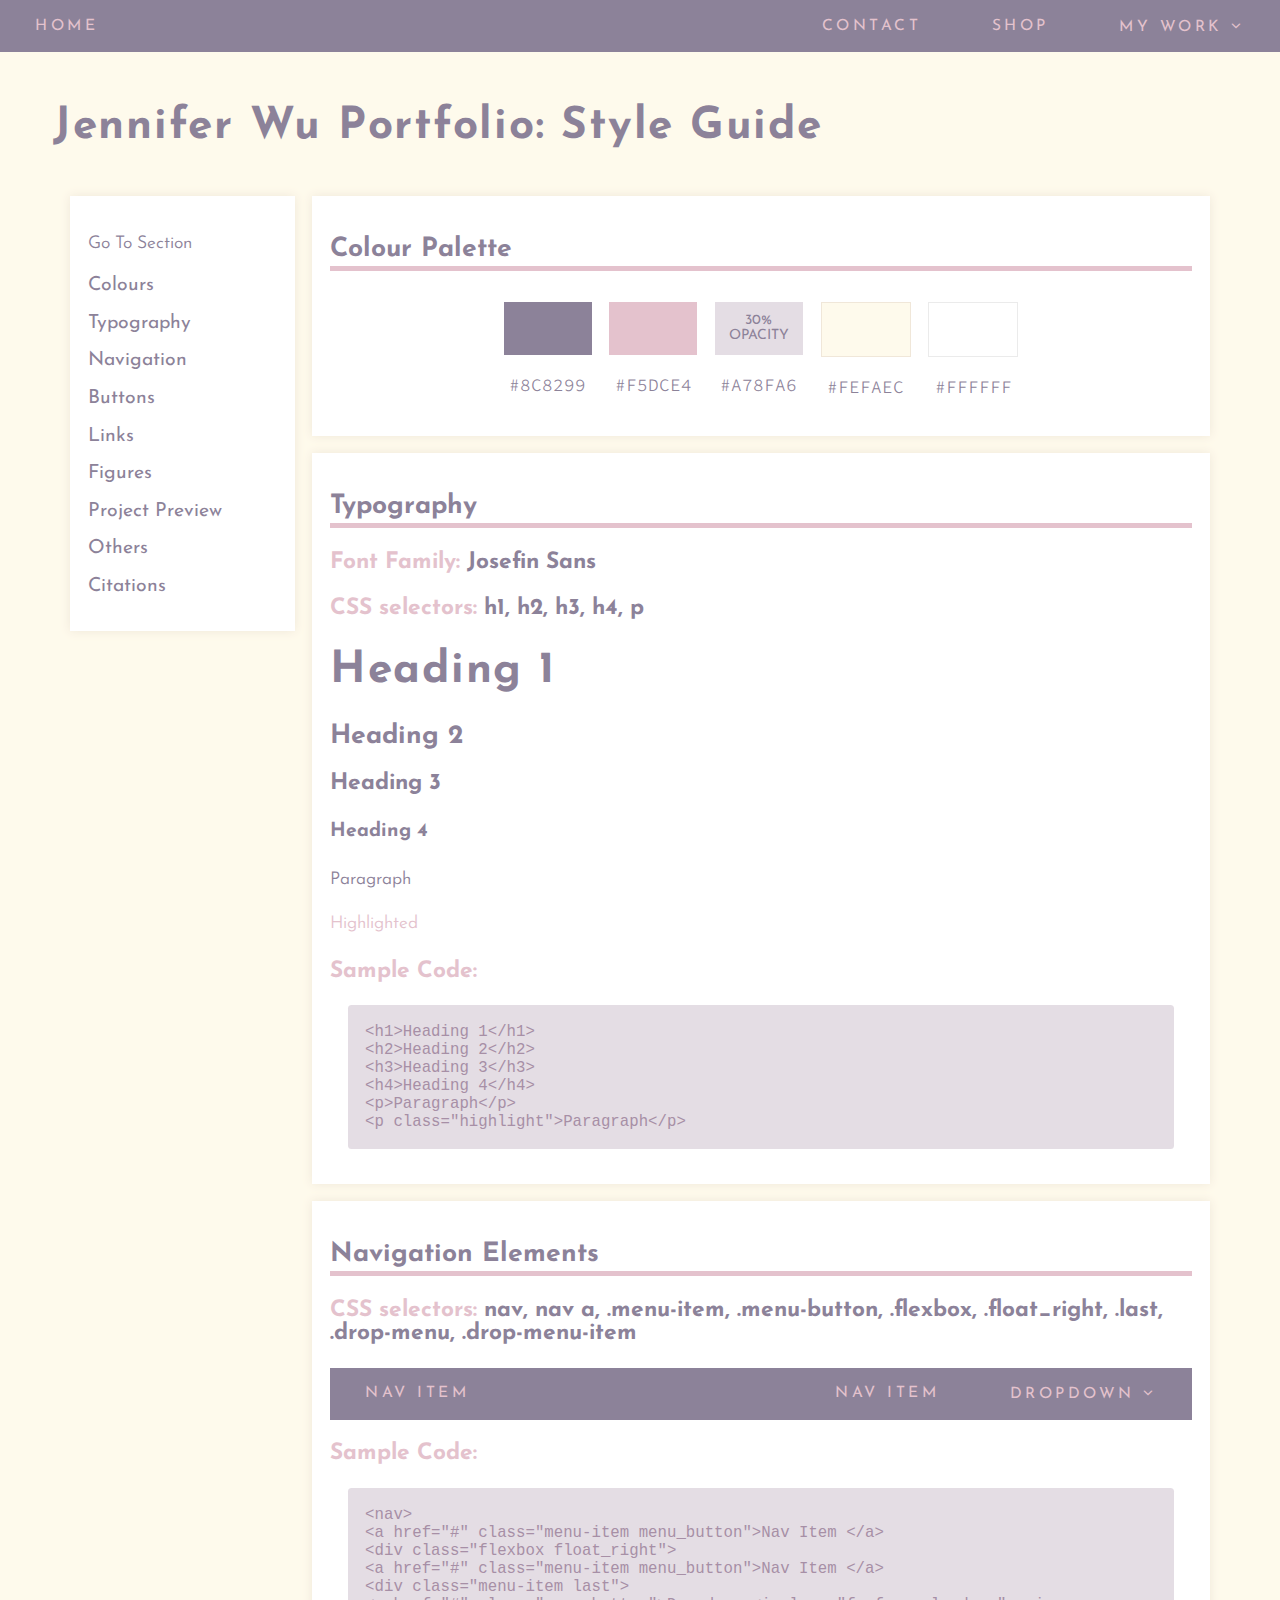
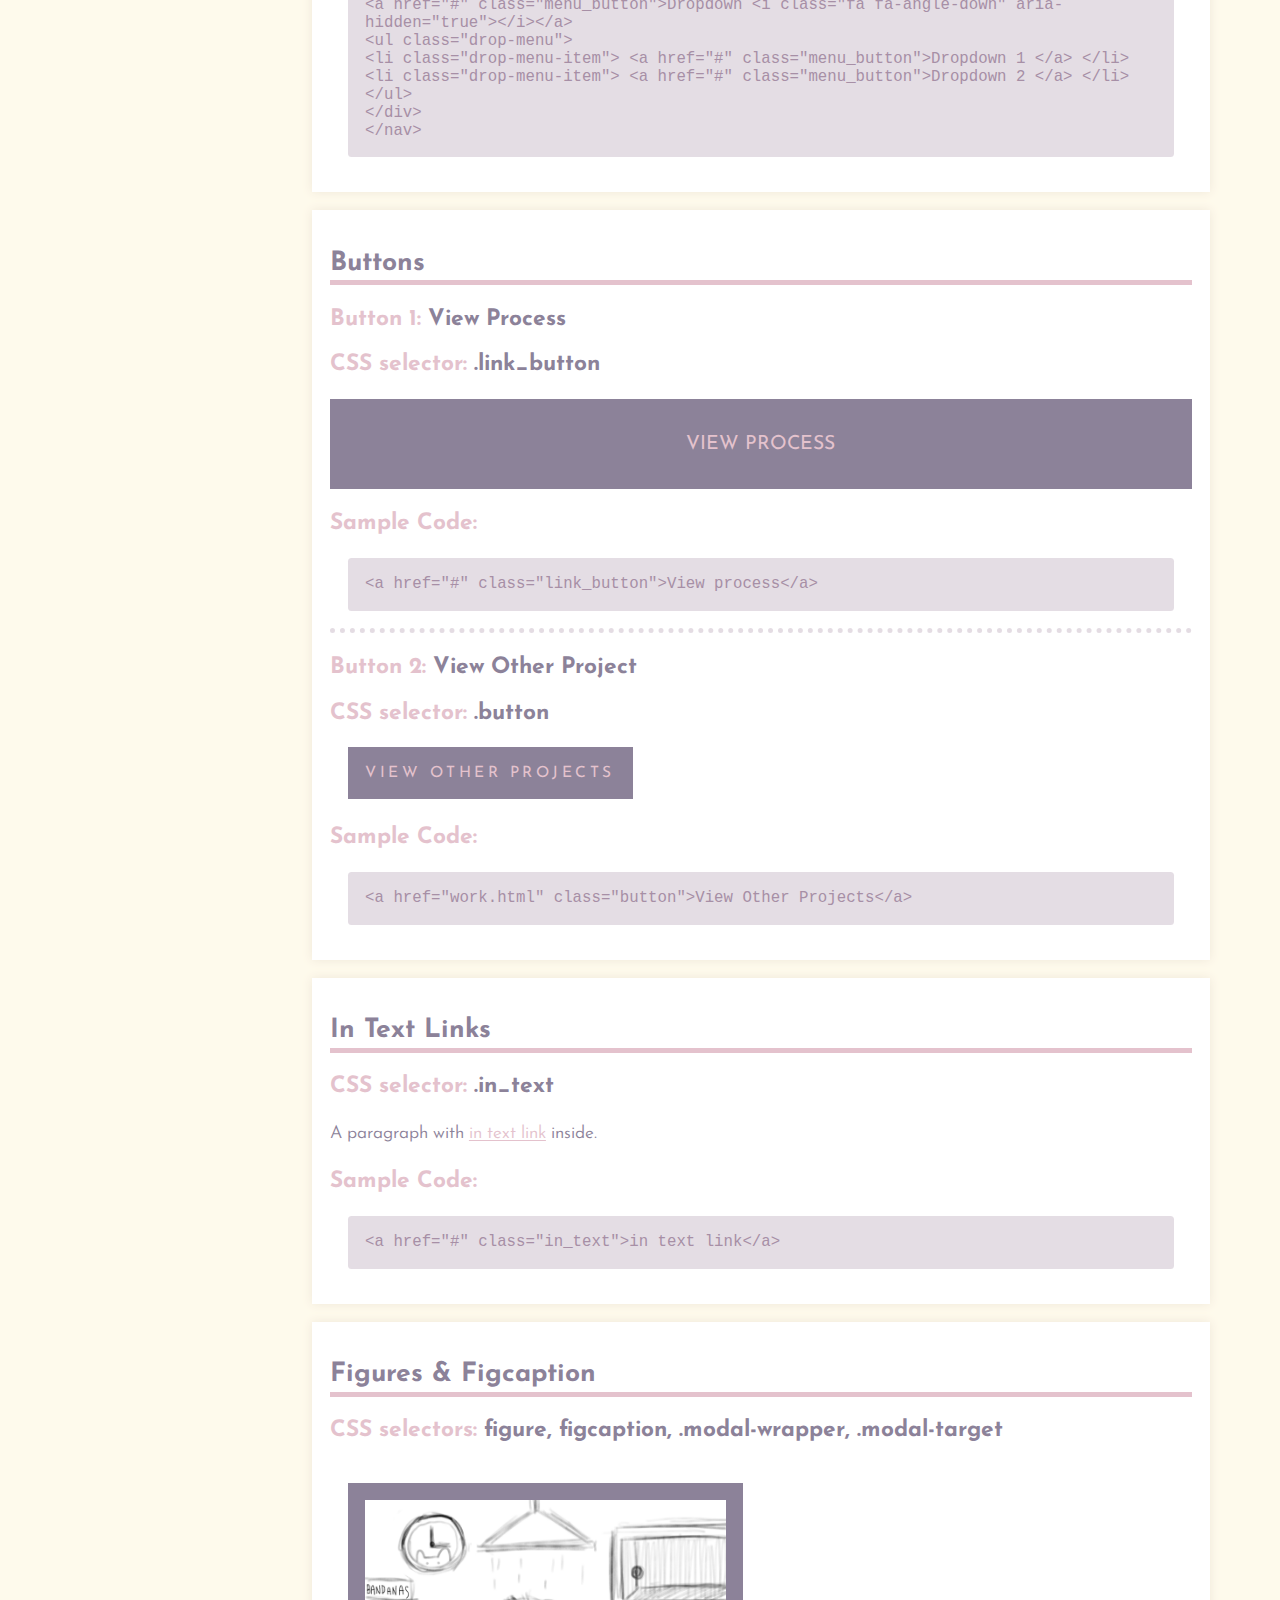
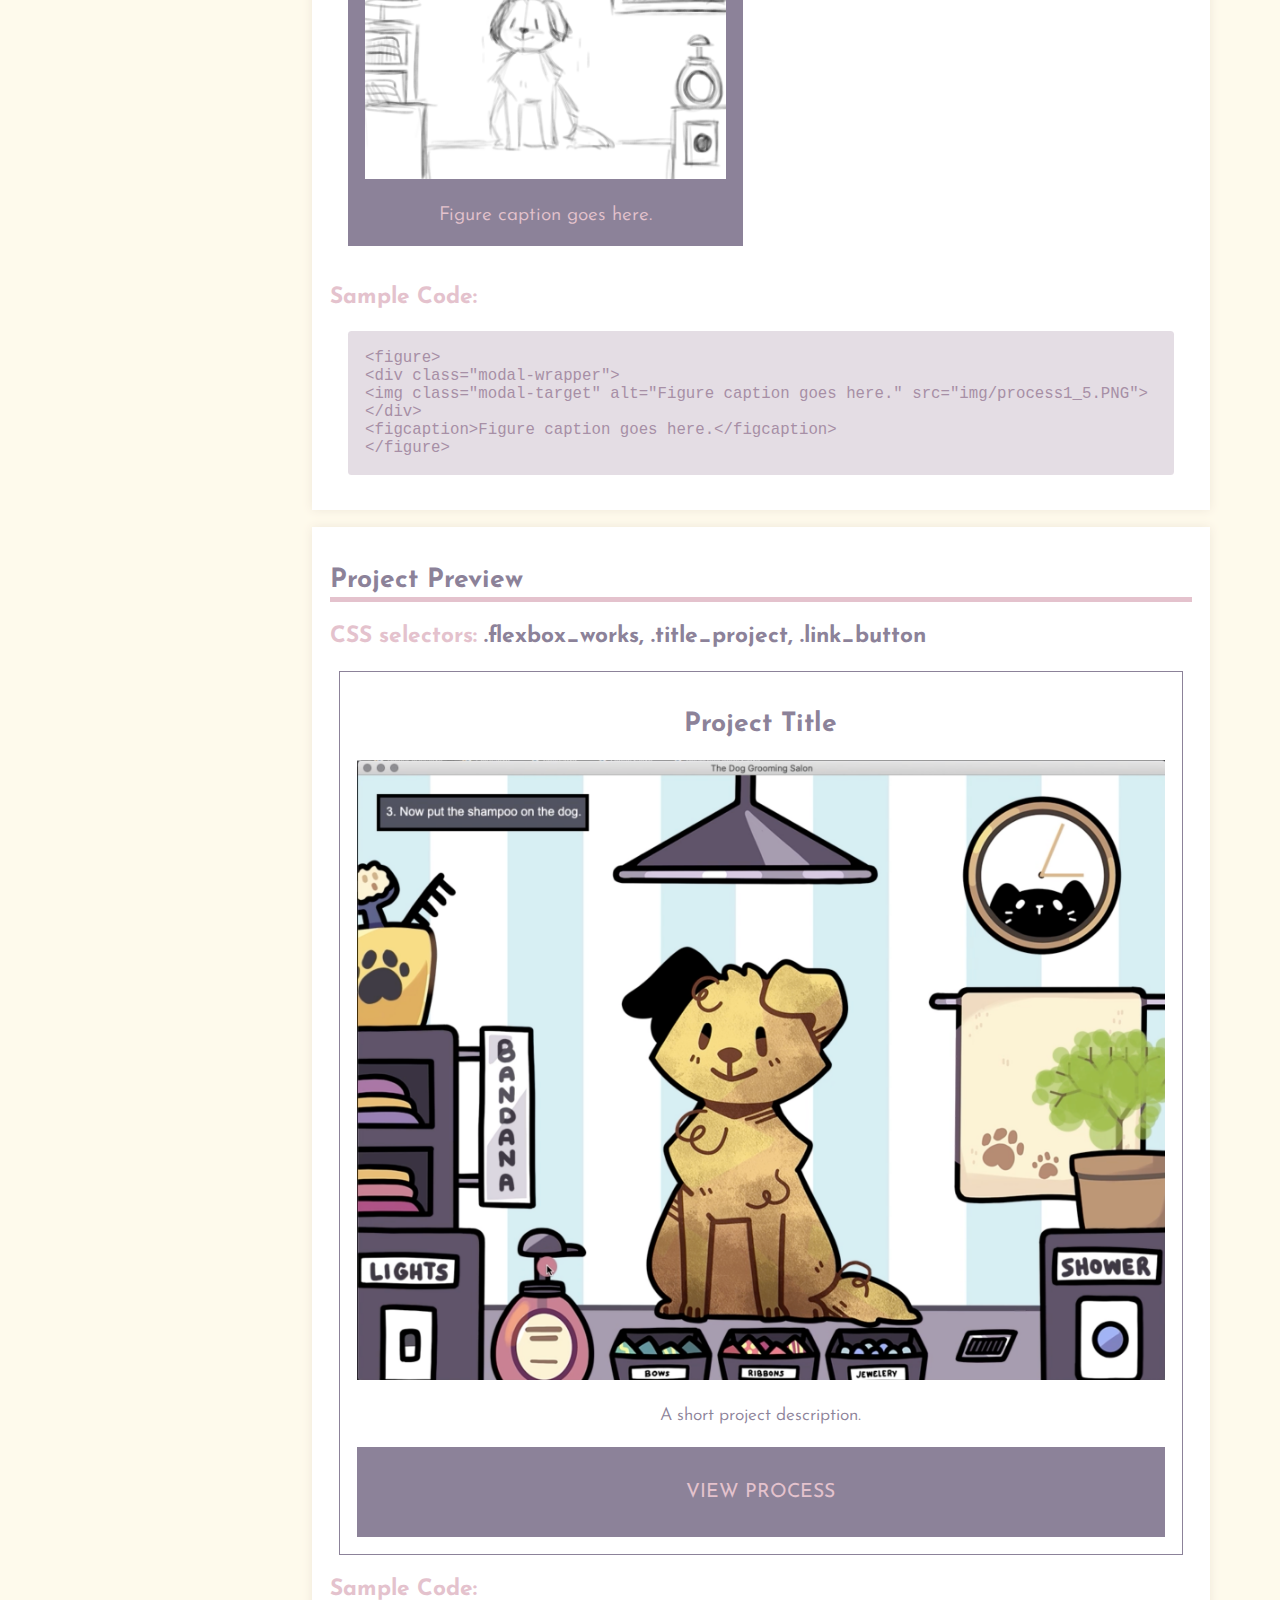
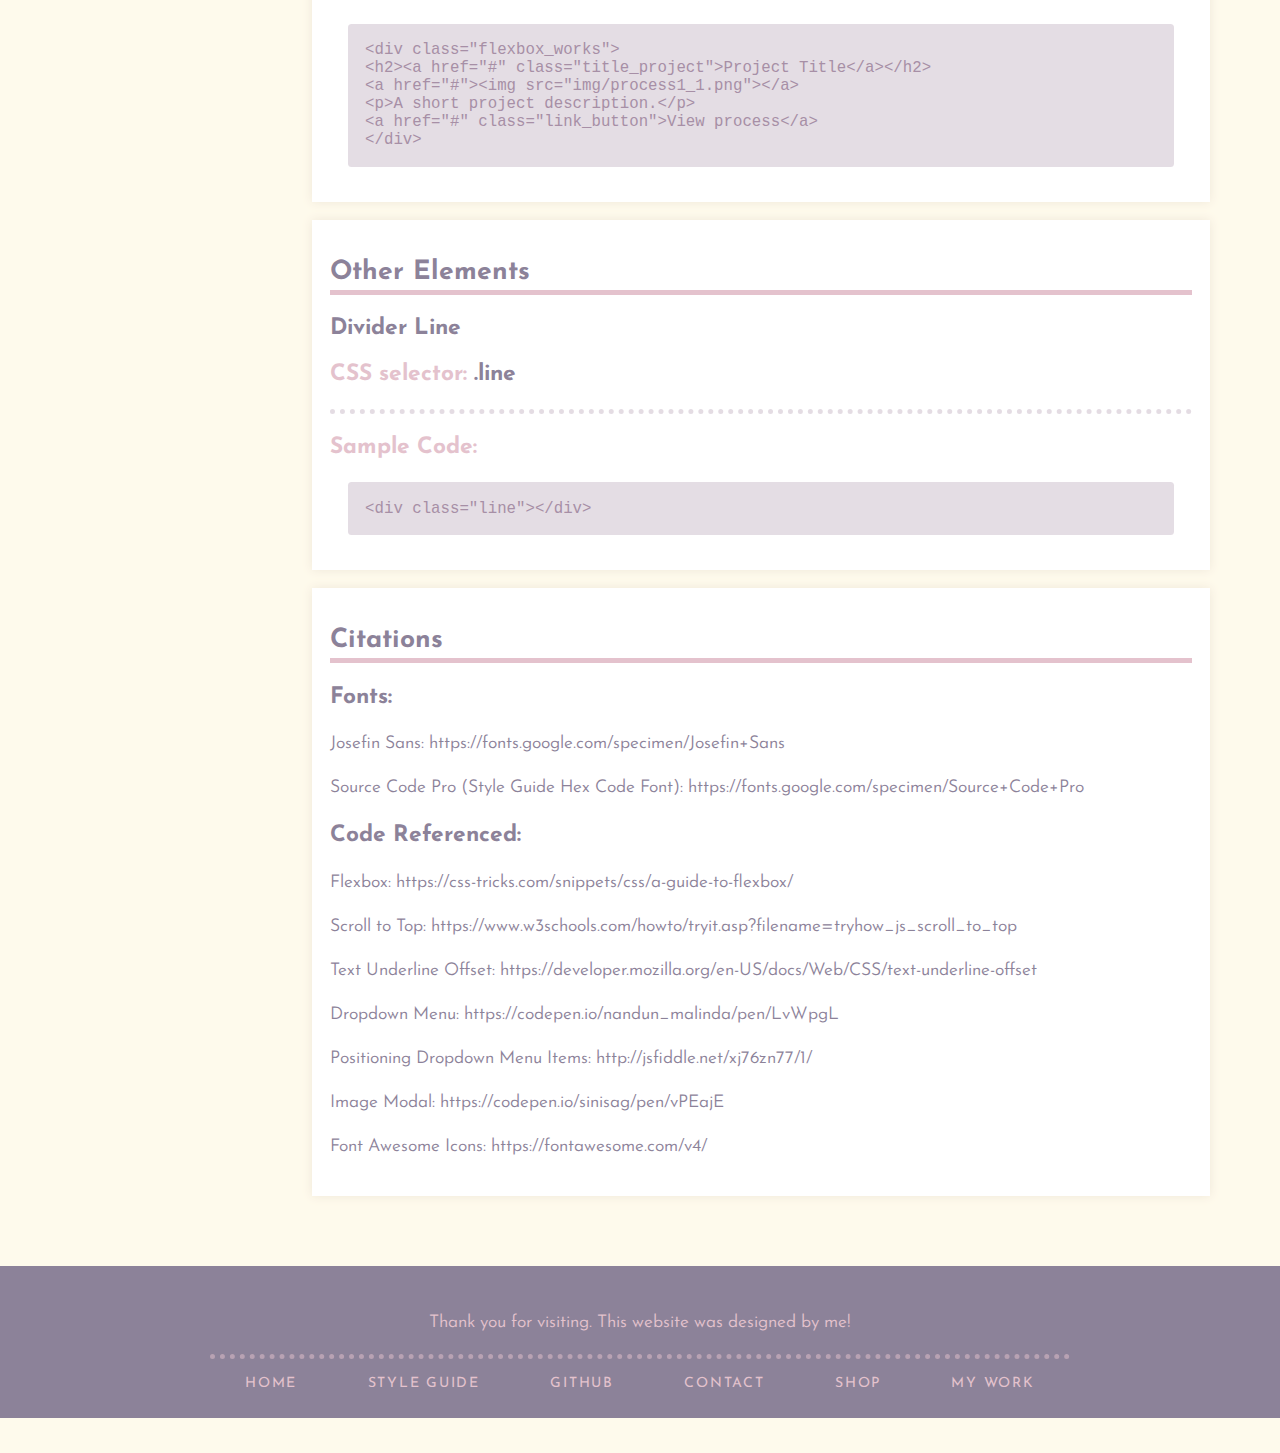
<file: index.html>
<!DOCTYPE html>
<html lang="en">

<head>
    <meta charset="utf-8">
    <meta name="viewport" content="width=device-width, initial-scale=1.0">

    <title>P03 Portfolio</title>

    <link href="css/main.css" rel="stylesheet"> 
    <link href="css/footer.css" rel="stylesheet">
    <link href="css/modal.css" rel="stylesheet">
    <link href="css/styleguide.css" rel="stylesheet">
    <link href="css/flex.css" rel="stylesheet">
    <link rel="stylesheet" href="https://cdnjs.cloudflare.com/ajax/libs/font-awesome/4.7.0/css/font-awesome.min.css">

</head>

<body>
    <!-- Back to Top Button -->
    <!-- Reference used: https://www.w3schools.com/howto/tryit.asp?filename=tryhow_js_scroll_to_top -->
    <button onclick="topFunction()" id="myBtn" title="Go to top"><i class="fa fa-arrow-circle-up" aria-hidden="true"></i></button>

    <header>

        <nav>
            <a href="home.html" class="menu-item menu_button">Home</a>
            <div class="flexbox float_right">
                <a href="contact.html" class="menu-item menu_button">Contact</a>
                <a href="https://www.etsy.com/shop/sleepyamphy/" class="menu-item menu_button">Shop</a>
                <div class="menu-item last">
                    <a href="work.html" class="menu_button">My Work <i class="fa fa-angle-down" aria-hidden="true"></i></a>
                    <ul class="drop-menu">
                        <li class="drop-menu-item"><a href="project1.html" class="menu_button">Pet Salon</a></li>
                        <li class="drop-menu-item"><a href="project2.html" class="menu_button">The Guardian</a></li>
                    </ul>
                </div>
            </div>
        </nav>

    </header>

    <div class="styleguide_main">
        <h1>Jennifer Wu Portfolio: Style Guide</h1>

        <!-- Side navigation for referencing each section of style guide -->
        <div class="styleguide_sub">
            <div class="styleguide_sidenav">
                <div class="styleguide_side_item">
                    <p>Go To Section</p>

                    <div class="sidenav_item">
                    <a href="#colours">Colours</a>
                    </div>

                    <div class="sidenav_item">
                    <a href="#typography">Typography</a>
                    </div>

                    <div class="sidenav_item">
                    <a href="#nav">Navigation</a>
                    </div>

                    <div class="sidenav_item">
                    <a href="#buttons">Buttons</a>
                    </div>

                    <div class="sidenav_item">
                    <a href="#links">Links</a>
                    </div>

                    <div class="sidenav_item">
                    <a href="#figures">Figures</a>
                    </div>

                    <div class="sidenav_item">
                    <a href="#project">Project Preview</a>
                    </div>

                    <div class="sidenav_item">
                    <a href="#others">Others</a>
                    </div>

                    <div class="sidenav_item">
                    <a href="#cite">Citations</a>
                    </div>
                </div>
            </div>
            
            <div class="styleguide_right">
                <!-- COLOUR PALETTE -->
                <div class="styleguide_sub_item" id="colours">
                    <h2 class="h2_style">Colour Palette</h2>
                    <div class="colour_palette">
                        <div class="">
                            <div class="palette purple"></div>
                            <p>#8C8299</p>
                        </div>
                        <div class="">
                            <div class="palette pink"></div>
                            <p>#F5DCE4</p>
                        </div>
                        <div class="">
                            <div class="palette violet">30% OPACITY</div>
                            <p>#A78FA6</p>
                        </div>
                        <div class="">
                            <div class="palette light_yellow"></div>
                            <p>#FEFAEC</p>
                        </div>
                        <div class="">
                            <div class="palette white"></div>
                            <p>#FFFFFF</p>
                        </div>
                    </div>
                </div>

                <!-- TYPOGRAPHY -->
                <div class="styleguide_sub_item" id="typography">
                    <h2 class="h2_style">Typography</h2>
                    <h3><span class="highlight">Font Family: </span>Josefin Sans</h3>
                    <h3><span class="highlight">CSS selectors: </span>h1, h2, h3, h4, p</h3>
                    <h1>Heading 1</h1>
                    <h2>Heading 2</h2>
                    <h3>Heading 3</h3>
                    <h4>Heading 4</h4>
                    <p>Paragraph</p>
                    <p class="highlight">Highlighted</p>

                    <h3 class="highlight">Sample Code: </h3>
                    <code>
                        &lt;h1&gt;Heading 1&lt;/h1&gt;<br>
                        &lt;h2&gt;Heading 2&lt;/h2&gt;<br>
                        &lt;h3&gt;Heading 3&lt;/h3&gt;<br>
                        &lt;h4&gt;Heading 4&lt;/h4&gt;<br>
                        &lt;p&gt;Paragraph&lt;/p&gt;<br>
                        &lt;p class="highlight"&gt;Paragraph&lt;/p&gt;<br>
                    </code>
                </div>
            
                <!-- NAVIGATION BAR/ELEMENT -->
                <div class="styleguide_sub_item" id="nav">
                    <h2 class="h2_style">Navigation Elements</h2>
                    <h3><span class="highlight">CSS selectors: </span>nav, nav a,  .menu-item, .menu-button, .flexbox, .float_right, .last, .drop-menu, .drop-menu-item</h3>
                    <nav>
                        <a href="#" class="menu-item menu_button">Nav Item</a>
                        <div class="flexbox float_right">
                            <a href="#" class="menu-item menu_button">Nav Item</a>
                            <div class="menu-item last">
                                <a href="#" class="menu_button">Dropdown <i class="fa fa-angle-down" aria-hidden="true"></i></a>
                                <ul class="drop-menu">
                                    <li class="drop-menu-item"><a href="#" class="menu_button">Dropdown 1</a></li>
                                    <li class="drop-menu-item"><a href="#" class="menu_button">Dropdown 2</a></li>
                                </ul>
                            </div>
                        </div>
                    </nav>
                    <h3 class="highlight">Sample Code: </h3>
                    <code>
                        &lt;nav&gt;<br>
                        &lt;a href="#" class="menu-item menu_button">Nav Item &lt;/a&gt;<br>
                        &lt;div class="flexbox float_right"&gt;<br>
                        &lt;a href="#" class="menu-item menu_button">Nav Item &lt;/a&gt;<br>
                        &lt;div class="menu-item last"&gt;<br>
                        &lt;a href="#" class="menu_button">Dropdown  &lt;i class="fa fa-angle-down" aria-hidden="true"&gt;&lt;/i&gt;&lt;/a&gt;<br>
                        &lt;ul class="drop-menu"&gt;<br>
                        &lt;li class="drop-menu-item"&gt; &lt;a href="#" class="menu_button"&gt;Dropdown 1 &lt;/a&gt; &lt;/li&gt;<br>
                        &lt;li class="drop-menu-item"&gt; &lt;a href="#" class="menu_button"&gt;Dropdown 2 &lt;/a&gt; &lt;/li&gt;<br>
                        &lt;/ul&gt;<br>
                        &lt;/div&gt;<br>
                        &lt;/nav&gt;<br>
                    </code>
                </div>

                <!-- BUTTONS -->
                <div class="styleguide_sub_item" id="buttons">
                    <!-- BUTTON STYLE 1 -->
                    <h2 class="h2_style">Buttons</h2>
                    <h3><span class="highlight">Button 1:</span> View Process</h3>
                    <h3><span class="highlight">CSS selector: </span>.link_button</h3>
                    <a href="#" class="link_button align_text_center">View process</a>
                    <h3 class="highlight">Sample Code: </h3>
                    <code>
                        &lt;a href="#" class="link_button"&gt;View process&lt;/a&gt;
                    </code>
                    <div class="line"></div>
                    <!-- BUTTON STYLE 2 -->
                    <h3><span class="highlight">Button 2:</span> View Other Project</h3>
                    <h3><span class="highlight">CSS selector: </span>.button</h3>
                    <a href="work.html" class="button">View Other Projects</a>
                    <h3 class="highlight">Sample Code: </h3>
                    <code>
                        &lt;a href="work.html" class="button"&gt;View Other Projects&lt;/a&gt;
                    </code>
                </div>

                <!-- IN TEXT LINKS -->
                <div class="styleguide_sub_item" id="links">
                    <h2 class="h2_style">In Text Links</h2>
                    <h3><span class="highlight">CSS selector: </span>.in_text</h3>
                    <p>A paragraph with <a href="#" class="in_text">in text link</a> inside.</p>

                    <h3 class="highlight">Sample Code: </h3>
                    <code>
                        &lt;a href="#" class="in_text"&gt;in text link&lt;/a&gt;
                    </code>
                </div>

                <!-- FIGURES AND FIGCAPTION -->
                <div class="styleguide_sub_item" id="figures">
                    <h2 class="h2_style">Figures & Figcaption</h2>
                    <h3><span class="highlight">CSS selectors: </span>figure, figcaption, .modal-wrapper, .modal-target</h3>
                    <div class="flexbox stretch img_half">
                        <figure>
                            <div class="modal-wrapper">
                                <img class="modal-target" alt="Figure caption goes here." src="img/process1_5.PNG">
                            </div>
                            <figcaption>Figure caption goes here.</figcaption>
                        </figure>
                    </div>
                    <h3 class="highlight">Sample Code: </h3>
                    <code>
                        &lt;figure&gt;<br>
                        &lt;div class="modal-wrapper"&gt;<br>
                        &lt;img class="modal-target" alt="Figure caption goes here." src="img/process1_5.PNG"&gt;<br>
                        &lt;/div&gt;<br>
                        &lt;figcaption&gt;Figure caption goes here.&lt;/figcaption&gt;<br>
                        &lt;/figure&gt;<br>
                    </code>
                </div>

                <!-- PROJECT PREVIEW -->
                <div class="styleguide_sub_item" id="project">
                    <h2 class="h2_style">Project Preview</h2>
                    <h3><span class="highlight">CSS selectors: </span>.flexbox_works, .title_project, .link_button</h3>
                    <div class="flexbox_works">
                        <h2><a href="#" class="title_project">Project Title</a></h2>
                        <a href="#"><img src="img/process1_1.png" alt="alt text"></a>
                        <p>A short project description.</p>
                        <a href="#" class="link_button">View process</a>
                    </div>
                    <h3 class="highlight">Sample Code: </h3>
                    <code>
                        &lt;div class="flexbox_works"&gt;<br>
                        &lt;h2&gt;&lt;a href="#" class="title_project">Project Title&lt;/a&gt;&lt;/h2&gt;<br>
                        &lt;a href="#">&lt;img src="img/process1_1.png"&gt;&lt;/a&gt;<br>
                        &lt;p&gt;A short project description.&lt;/p&gt;<br>
                        &lt;a href="#" class="link_button"&gt;View process&lt;/a&gt;<br>
                        &lt;/div&gt;
                    </code>
                </div>

                <!-- OTHER ELEMENTS -->
                <div class="styleguide_sub_item" id="others">
                    <h2 class="h2_style">Other Elements</h2>
                    <h3>Divider Line</h3>
                    <h3><span class="highlight">CSS selector: </span>.line</h3>
                    <div class="line"></div>
                    <h3 class="highlight">Sample Code: </h3>
                    <code>
                        &lt;div class="line"&gt;&lt;/div&gt;
                    </code>
                </div>

                <!-- CITATIONS -->
                <div class="styleguide_sub_item" id="cite">
                    <h2 class="h2_style">Citations</h2>
                    <h3>Fonts: </h3>
                    <p>Josefin Sans: https://fonts.google.com/specimen/Josefin+Sans</p>
                    <p>Source Code Pro (Style Guide Hex Code Font): https://fonts.google.com/specimen/Source+Code+Pro</p>
                    <h3>Code Referenced: </h3>
                    <p>Flexbox: https://css-tricks.com/snippets/css/a-guide-to-flexbox/</p>
                    <p>Scroll to Top: https://www.w3schools.com/howto/tryit.asp?filename=tryhow_js_scroll_to_top</p>
                    <p>Text Underline Offset: https://developer.mozilla.org/en-US/docs/Web/CSS/text-underline-offset</p>
                    <p>Dropdown Menu: https://codepen.io/nandun_malinda/pen/LvWpgL</p>
                    <p>Positioning Dropdown Menu Items: http://jsfiddle.net/xj76zn77/1/</p>
                    <p>Image Modal: https://codepen.io/sinisag/pen/vPEajE</p>
                    <p>Font Awesome Icons: https://fontawesome.com/v4/</p>
                </div>

            </div>
            
        </div>
    </div>

    <footer>
        <p>Thank you for visiting. This website was designed by me!</p>
        <div class="footer_box">
            <a href="home.html">Home</a>
            <a href="index.html">Style Guide</a>
            <a href="https://github.com/koiifiishes/P03">GitHub</a>
            <a href="contact.html">Contact</a>
            <a href="https://www.etsy.com/shop/sleepyamphy/">Shop</a>
            <a href="work.html">My Work</a>
        </div>
    </footer>

    <!-- /*Reference used: https://codepen.io/sinisag/pen/vPEajE*/ -->
    <!-- The Modal -->
    <div id="modal" class="modal">
        <span id="modal-close" class="modal-close">&times;</span>
        <img id="modal-content" class="modal-content">
        <div id="modal-caption" class="modal-caption"></div>
    </div>

    <script src="js/script.js"></script>

</body>

</html>
</file>
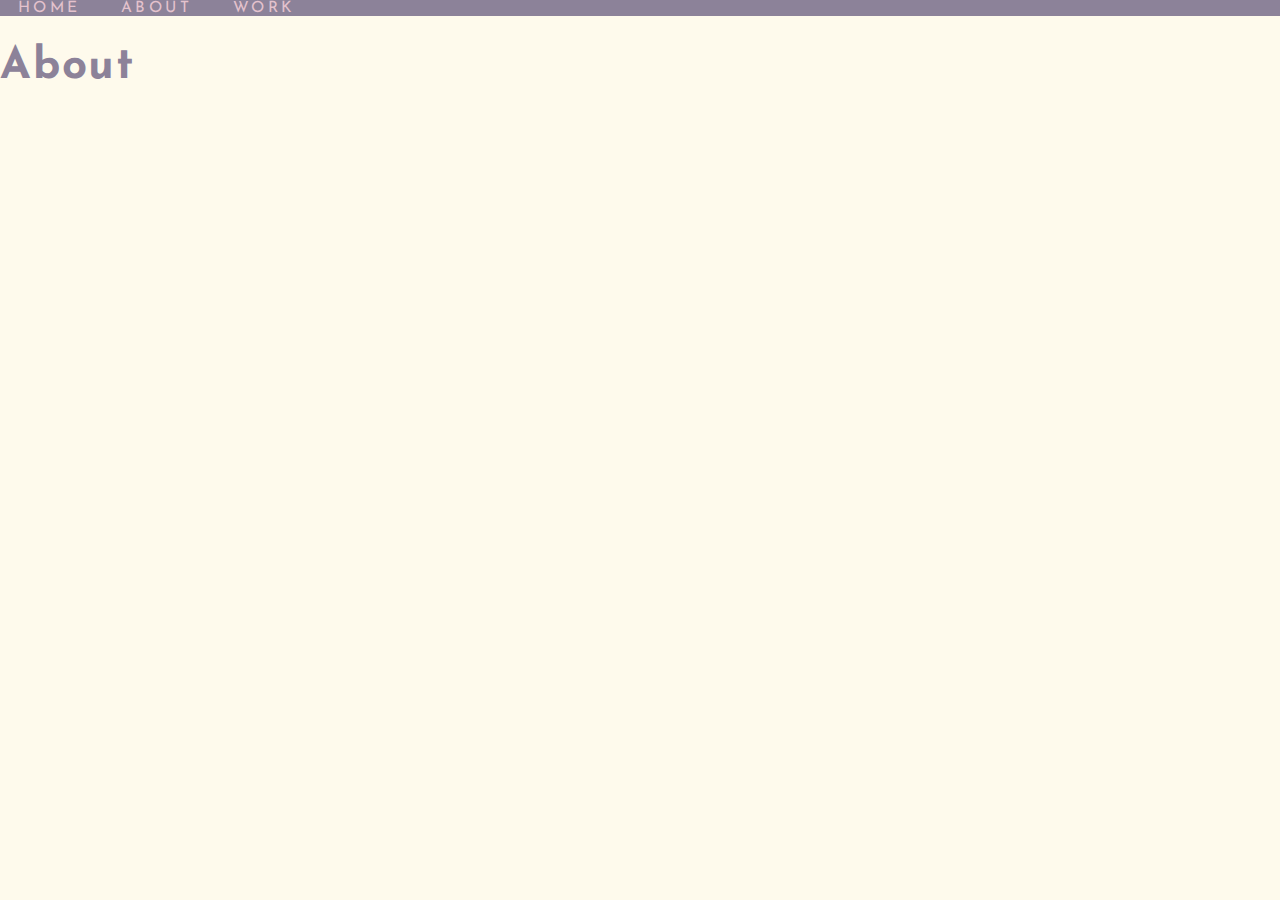
<file: about.html>
<!DOCTYPE html>
<html lang="en">
    <head>
        <meta charset="utf-8">
        <meta name="viewport" content="width=device-width, initial-scale=1.0">

        <title></title>

        <link href="css/main.css" rel="stylesheet">
    </head>
    <body>

        <header>

            <nav>
                <a href="index.html">Home</a>
                <a href="about.html">About</a>
                <a href="work.html">Work</a>
            </nav>

        </header>

        <h1>About</h1>

        <section></section>

    </body>
</html>
</file>
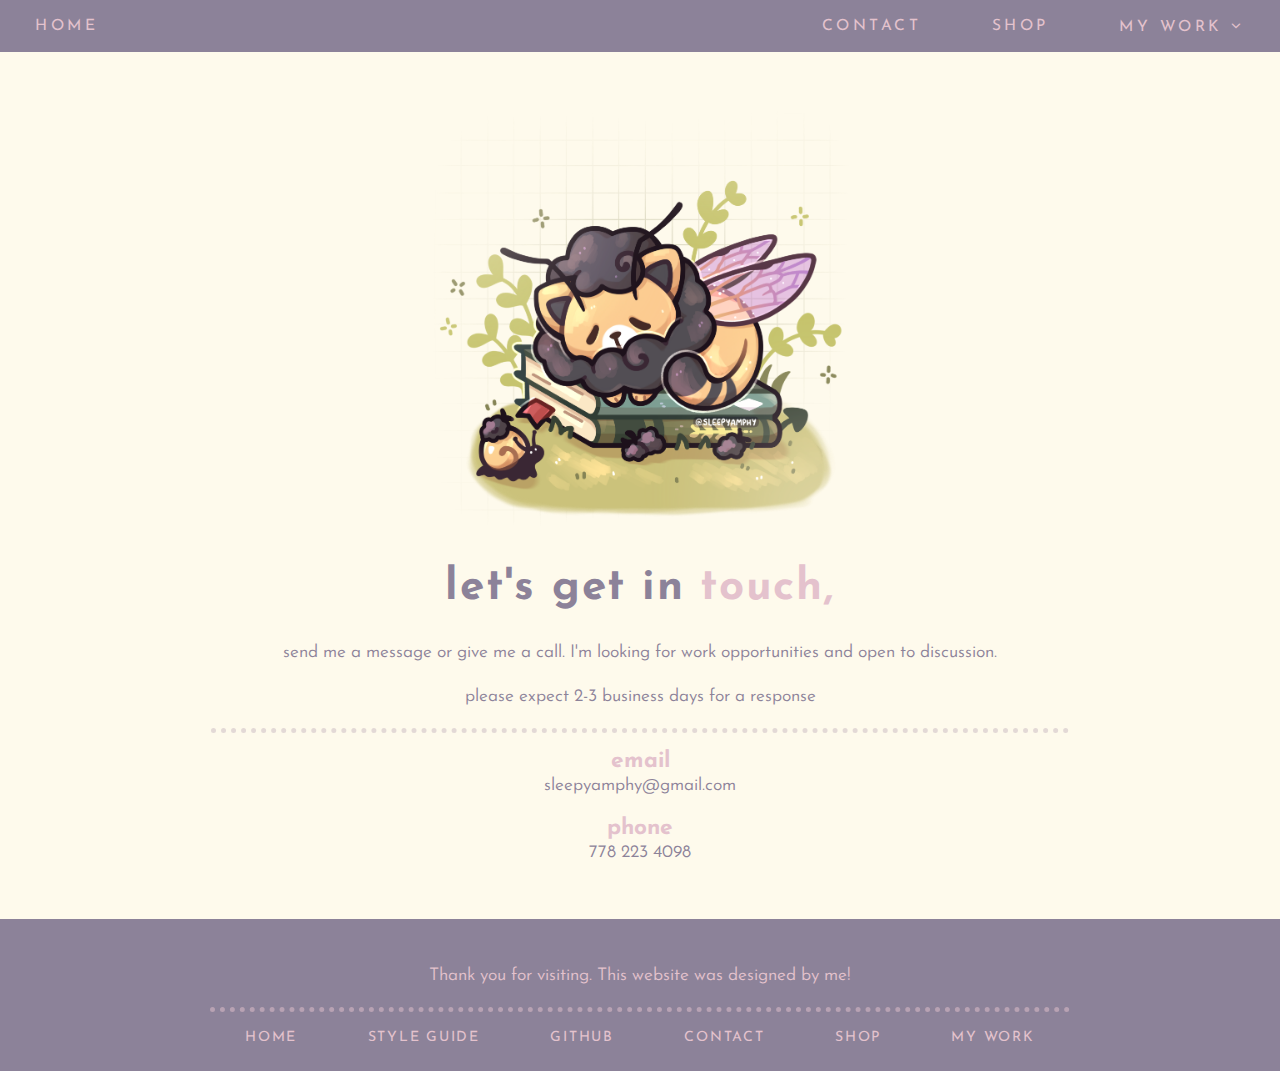
<file: contact.html>
<!DOCTYPE html>
<html lang="en">
    <head>
        <meta charset="utf-8">
        <meta name="viewport" content="width=device-width, initial-scale=1.0">

        <title>Contact</title>

        <link href="css/main.css" rel="stylesheet"> 
        <link href="css/footer.css" rel="stylesheet">
        <link href="css/modal.css" rel="stylesheet">
        <link href="css/flex.css" rel="stylesheet">
        <link rel="stylesheet" href="https://cdnjs.cloudflare.com/ajax/libs/font-awesome/4.7.0/css/font-awesome.min.css">

    </head>
    <body>

        <header>

            <nav>
            
                <a href="home.html" class="menu-item menu_button">Home</a>
                <div class="flexbox float_right">
                    <a href="contact.html" class="menu-item menu_button">Contact</a>
                    <a href="https://www.etsy.com/shop/sleepyamphy/" class="menu-item menu_button">Shop</a>
                    <div class="menu-item last">
                        <a href="work.html" class="menu_button">My Work <i class="fa fa-angle-down" aria-hidden="true"></i></a>
                        <ul class="drop-menu">
                            <li class="drop-menu-item"><a href="project1.html" class="menu_button">Pet Salon</a></li>
                            <li class="drop-menu-item"><a href="project2.html" class="menu_button">The Guardian</a></li>
                        </ul>
                    </div>
                </div>
            
            </nav>

        </header>
        
        <div class="box_main">

            <img src="img/artwork_3.png" alt="Drawing of a bee-cat character sleeping on a stack of books." class="img_half">
            <h1>let's get in <span class="highlight">touch,</span></h1>
            <p>send me a message or give me a call. I'm looking for work opportunities and open to discussion.</p>
            <p>please expect 2-3 business days for a response</p>
            <div class="line"></div>
            <div class="flexbox_item_info justify_center padding_top column">
                <div>
                    <h3 class="highlight no_margin">email</h3>
                    <p class="no_margin">sleepyamphy@gmail.com</p>
                </div>
                <div class="padding_top">
                    <h3 class="highlight no_margin">phone</h3>
                    <p class="no_margin">778 223 4098</p>
                </div>
            </div>
        
        </div>

        <footer>
            <p>Thank you for visiting. This website was designed by me!</p>
            <div class="footer_box">
                <a href="home.html">Home</a>
                <a href="index.html">Style Guide</a>
                <a href="https://github.com/koiifiishes/P03">GitHub</a>
                <a href="contact.html">Contact</a>
                <a href="https://www.etsy.com/shop/sleepyamphy/">Shop</a>
                <a href="work.html">My Work</a>
            </div>
        </footer>

    </body>
</html>
</file>
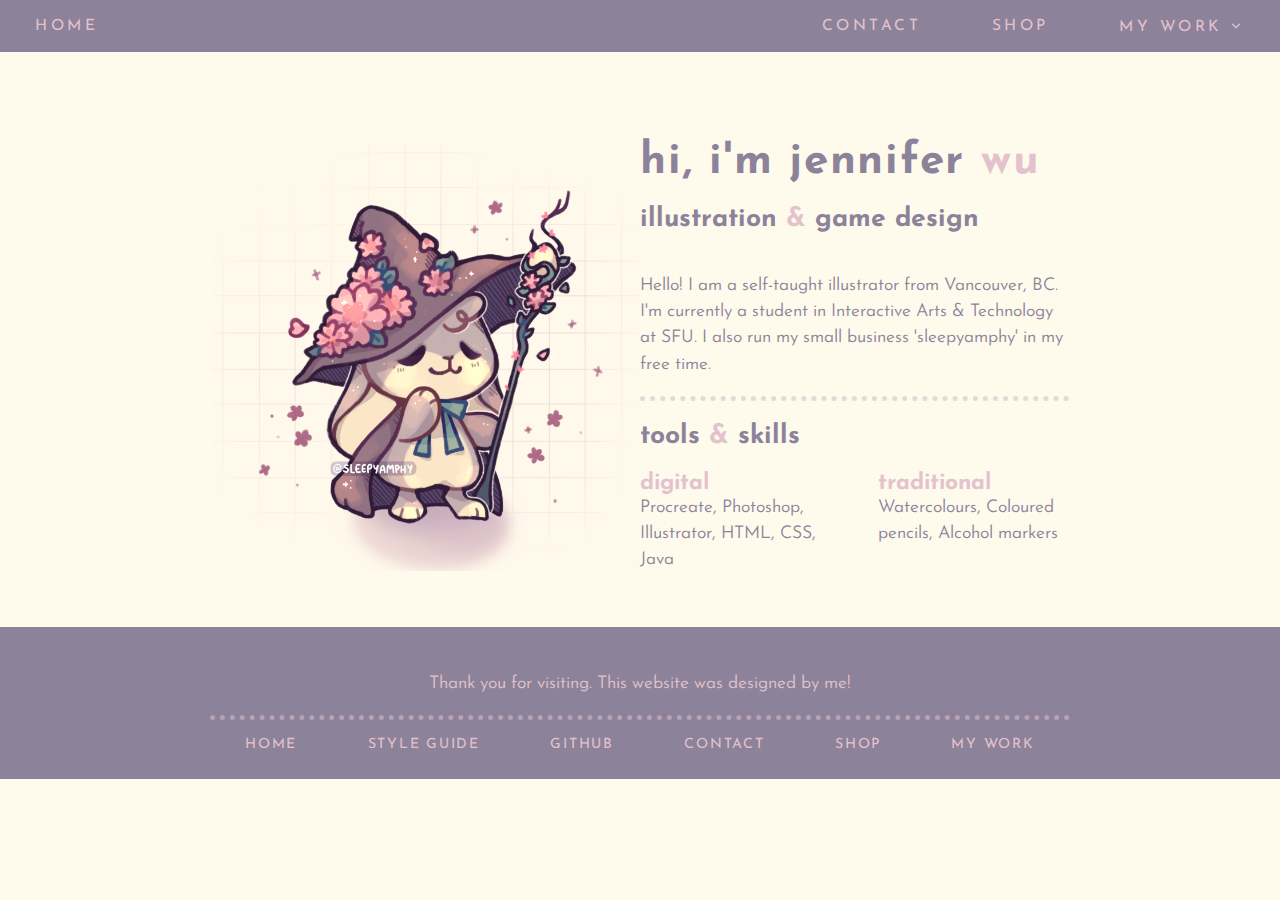
<file: home.html>
<!DOCTYPE html>
<html lang="en">
    <head>
        <meta charset="utf-8">
        <meta name="viewport" content="width=device-width, initial-scale=1.0">

        <title>Home</title>

        <link href="css/main.css" rel="stylesheet"> 
        <link href="css/footer.css" rel="stylesheet">
        <link href="css/modal.css" rel="stylesheet">
        <link href="css/flex.css" rel="stylesheet">
        <link rel="stylesheet" href="https://cdnjs.cloudflare.com/ajax/libs/font-awesome/4.7.0/css/font-awesome.min.css">

    </head>
    <body>

        <header>

            <nav>
            
                <a href="home.html" class="menu-item menu_button">Home</a>
                <div class="flexbox float_right">
                    <a href="contact.html" class="menu-item menu_button">Contact</a>
                    <a href="https://www.etsy.com/shop/sleepyamphy/" class="menu-item menu_button">Shop</a>
                    <div class="menu-item last">
                        <a href="work.html" class="menu_button">My Work <i class="fa fa-angle-down" aria-hidden="true"></i></a>
                        <ul class="drop-menu">
                            <li class="drop-menu-item"><a href="project1.html" class="menu_button">Pet Salon</a></li>
                            <li class="drop-menu-item"><a href="project2.html" class="menu_button">The Guardian</a></li>
                        </ul>
                    </div>
                </div>

            </nav>

        </header>
        
        <div class="box_main home">
        
            <section class="flexbox center flexbox_home">
                <img src="img/artwork_2.png" alt="Drawing of a sakura mage bunny character." class="flexbox_item img_half">
                <div class="flexbox_item flexbox_home_item column">
                    <h1 class="no_margin">hi, i'm jennifer <span class="highlight">wu</span></h1>
                    <h2>illustration <span class="highlight">&</span> game design</h2>
                    <p>Hello! I am a self-taught illustrator from Vancouver, BC. I'm currently a student in Interactive Arts & Technology at SFU. I also run my small business 'sleepyamphy' in my free time.</p>
                    <div class="line"></div>
                    <h2>tools <span class="highlight">&</span> skills</h2>
                    <div class="flexbox_item_info">
                        <div class="padding_right">
                            <h3 class="highlight no_margin">digital</h3>
                            <p class="no_margin">Procreate, Photoshop, Illustrator, HTML, CSS, Java</p>
                        </div>
                        <div>
                            <h3 class="highlight no_margin">traditional</h3>
                            <p class="no_margin">Watercolours, Coloured pencils, Alcohol markers</p>
                        </div>
                    </div>
                </div>
            </section>

        </div>

        <footer>
            <p>Thank you for visiting. This website was designed by me!</p>
            <div class="footer_box">
                <a href="home.html">Home</a>
                <a href="index.html">Style Guide</a>
                <a href="https://github.com/koiifiishes/P03">GitHub</a>
                <a href="contact.html">Contact</a>
                <a href="https://www.etsy.com/shop/sleepyamphy/">Shop</a>
                <a href="work.html">My Work</a>
            </div>
        </footer>

    </body>
</html>
</file>
<file: css/main.css>
/** GOOGLE FONT: Josefin Sans https://fonts.google.com/specimen/Josefin+Sans **/
@import url('https://fonts.googleapis.com/css2?family=Josefin+Sans:wght@300;350;400&display=swap');

/** STYLING FOR HTML AND BODY **/
html, body{
    background-color: #fefaec;
    color: #8c8299;
    margin: 0;
    font-family: 'Josefin Sans', sans-serif;
    font-size: 1.1em;
}

/**  STYLING FOR NAVIGATION MENU AND BUTTONS **/
nav, .button{
    background-color: #8c8299;
    font-size: 0.8em;
    overflow: hidden;
}

/* Navigation button links */
/* Reference used: https://developer.mozilla.org/en-US/docs/Web/CSS/text-underline-offset*/
nav a, .button{
    color: #e4c2cd;
    margin: 0 1rem 0 1rem;
    text-decoration: none;
    text-underline-offset: 0.1rem;
    letter-spacing: 0.2rem;
    text-transform: uppercase;
    position: relative;
    transition-property: color, text-underline-offset;
    transition-duration: 0.5s;
}

nav a:hover, nav a:focus, .button:hover, .button:focus{
    color: white;
    text-decoration: underline 0.15rem;
    text-underline-offset: 0.5rem;
}

/* Navigation has a drop menu */
/* Reference: https://codepen.io/nandun_malinda/pen/LvWpgL */
.drop-menu {
    list-style-type: none;
    padding: 0;
    margin: 0;
    font-size: 1em;
    font-weight: bold;
    display: none;
    position: absolute;
    background-color: #8c8299;
    color: #e4c2cd;
}

/* Items within the drop menu and it's styling for link and hover*/
.drop-menu-item {
    width: 100%;
}

.drop-menu-item:hover {
    background-color: #8c8299;
    color: #e4c2cd;
}

.drop-menu-item a {
    color: #e4c2cd;
}

/* Styling for items in the nav menu section*/
.menu-item:hover .drop-menu {
    display: block;
}

.menu_button, .button{
    display: inline-block;
    background-color: #8c8299;
    padding: 1rem;
}

/* Styling for the drop menu items to position them correctly */
/*Reference used: http://jsfiddle.net/xj76zn77/1/*/
.last ul{
    right: 0px;
    left: auto;
}

/** STYLING FOR SECTIONS **/
section{
    margin: 1.5rem 0 1.5rem 0;
}

/** TEXT STYLING **/
h1{
    letter-spacing: 0.1rem;
    font-size: 2.5rem;
}

h2{
    font-size: 2rem;
}

h2{
    font-size: 1.5rem;
}

p, ul{
    font-weight: 350;
    line-height: 1.5rem;
    font-size: 1rem;
}

/* Styling to highlight text in another colour */
.highlight{
    color: #e4c2cd;
}

/* Styling used in project.html to lower opacity of text */
.low_opacity{
    opacity: 30%;
}

/** LINKS **/

/*In Text Link*/
.in_text{
    color: #e4c2cd;
    /* text-decoration: none; */
    text-underline-offset: 0.1rem;
    transition-property: color, text-underline-offset;
    transition-duration: 0.5s;
}

.in_text:hover, .in_text:focus{
    color: #8c8299;
    /* text-decoration: underline; */
    text-underline-offset: 0.5rem;
}

/*Project Title Link - used in work.html*/
.title_project{
    color: #8c8299;
    text-decoration: none;
    text-underline-offset: 0.1rem;
    transition-property: text-underline-offset;
    transition-duration: 0.5s;
}
  
.title_project:hover, .title_project:focus {
    text-decoration: underline;
    text-underline-offset: 0.5rem;
}

/*Link for buttons in work.html*/
.link_button{
    background-color: #8c8299;
    color: #e4c2cd;
    display: block;
    width: 100%;
    padding: 2rem 0 2rem 0;
    text-decoration: none;
    transition-property: background-color, letter-spacing, border-radius; 
    transition-duration: 0.5s;
    text-transform: uppercase;
}

.link_button:hover, .link_button:focus {
    background-color: #e4c2cd;
    color: white;
    letter-spacing: 0.2rem;
    border-radius: 0.5rem;
}

/** IMAGES AND EXTRA ELEMENTS **/
/* Draws a divider */
.line{
    border-top: 5px dotted #a78fa6;
    opacity: 30%;
}

/* image at full width */
img{
    width: 100%;
}

/* image at half width */
.img_half{
    width: 50%;
}

/* video at full width */
video{
    width: 100%;
}
</file>
<file: css/footer.css>
/** FOOTER CSS **/
footer{
    background-color: #8c8299;
    color: #e4c2cd;
    font-size: 0.8rem;
    justify-content: center;
    align-items: center;
    padding: 1.5rem;
    margin-top: auto;
    display: flex;
    flex-direction: column;
}

/* Flexbox for inside the border to organize the links */
.footer_box{
    border-top: 5px dotted rgb(228,194,205,0.5);
    padding-top: 1rem;
    display: flex;
    flex-direction: row;
}

footer p{
    font-weight: 350;
}

/* Styling for footer links */
footer a{
    color: #e4c2cd;
    text-transform: uppercase;
    letter-spacing: 0.1rem;
    margin: 0 2rem 0 2rem;
    text-decoration: none;
    text-underline-offset: 0.1rem;
    transition-property: color, text-underline-offset;
    transition-duration: 0.5s;
}

footer a:hover, footer a:focus{
    color: white;
    text-decoration: underline;
    text-underline-offset: 0.5rem;
}
</file>
<file: css/modal.css>
/*Reference used: https://codepen.io/sinisag/pen/vPEajE*/
.modal-wrapper{
    overflow: hidden;
}

.modal-target {
    width: 100%;
    margin: 0;
    cursor: pointer;
    transition: 0.3s;
    transition-property: opacity, transform;
    transition-duration: 0.5s;
  }

  .modal-target:hover {opacity: 0.7; cursor: zoom-in; transform: scale(1.1);}
  
  /* The Modal (background) */
  .modal {
    display: none; /* Hidden by default */
    position: fixed; /* Stay in place */
    z-index: 1; /* Sit on top */
    left: 0;
    top: 0;
    width: 100%; /* Full width */
    height: 100%; /* Full height */
    overflow: auto; /* Enable scroll if needed */
    background-color: rgb(0,0,0); /* Fallback color */
    background-color: rgba(0,0,0,0.8); /* Black w/ opacity */
  }
  
  /* Modal Content (image) */
  .modal-content {
    margin: auto;
    display: block;
    width: auto;
    height: 90%;
    opacity: 1 !important;
    max-width: 100%;
    object-fit: scale-down;
  }

  
  /* Caption of Modal Image */
  .modal-caption {
    margin: auto;
    display: block;
    width: 70%;
    max-width: 1200px;
    text-align: center;
    color: white;
    font-weight: 350;
    line-height: 1.5rem;
    margin-top: 1rem;
  }
  
  /* Add Animation */
  .modal-content, .modal-caption {  
    -webkit-animation-name: zoom;
    -webkit-animation-duration: 0.6s;
    animation-name: zoom;
    animation-duration: 0.6s;
  }
  
  @-webkit-keyframes zoom {
    from {-webkit-atransform:scale(0)} 
    to {-webkit-transform:scale(1)}
  }
  
  @keyframes zoom {
    from {transform:scale(0)} 
    to {transform:scale(1)}
  }
  
  /* The Close Button */
  .modal-close {
    position: absolute;
    top: 15px;
    right: 35px;
    color: #f1f1f1;
    font-size: 40px;
    font-weight: bold;
    transition: 0.3s;
  }
  
  .modal-close:hover,
  .modal-close:focus {
    color: #bbb;
    text-decoration: none;
    cursor: pointer;
  }

/* Styling the figure and figure caption */
figure{
    background-color: #8c8299;
    padding: 1rem;
    margin: 1rem;
    text-align: center;
}

figcaption{
    background-color: #8c8299;
    color: #e4c2cd;
    padding-top: 1rem;
    font-weight: 350;
    line-height: 1.5rem;
}
</file>
<file: css/styleguide.css>
@import url('https://fonts.googleapis.com/css2?family=Josefin+Sans:wght@300;400&family=Source+Code+Pro&display=swap');

.styleguide_main{
    margin: 3rem;
}

.styleguide_sub{
    display: flex;
    flex-wrap: nowrap;
    margin: 0.5rem;
}

.styleguide_sidenav{
    flex: 1 1 0;
    display: flex;
    flex-direction: column;
    margin: 0.5rem;
}

.styleguide_side_item{
    margin: 0.5rem 0 0.5rem 0;
    padding: 1rem;
    background-color: white;
    box-shadow: 0 0 10px #f0e7d9;
}

.sidenav_item{
    margin: 1rem 0 1rem 0;
}

.sidenav_item a{
    text-decoration: none;
    color: #8c8299;
    text-underline-offset: 0.1rem;
    transition-property: color, text-underline-offset;
    transition-duration: 0.5s;
}

.sidenav_item a:hover, .sidenav_item a:focus{
    text-decoration: none;
    color: #e4c2cd;
    text-decoration: underline 0.15rem;
    text-underline-offset: 0.5rem;
}

.styleguide_right{
    flex: 4 1 0;
    margin: 0.5rem;
    display: flex;
    flex-direction: column;
}

.styleguide_sub_item{
    margin: 0.5rem 0 0.5rem 0;
    padding: 1rem;
    background-color: white;
    box-shadow: 0 0 10px #f0e7d9;
}

/** STYLING FOR CODES**/
code{
    background-color: rgb(167,143,166,0.3);
    border-radius: 0.2rem;
    color: #a78fa6;
    padding: 1rem;
    margin: 1rem;
    display: block;
}

/* Flexbox used for style guide to display the colour palettes*/
.colour_palette{
    display: flex;
    flex-direction: row;
    flex-wrap: wrap;
    justify-content: center;
    text-align: center;
    font-family: 'Source Code Pro', sans-serif;
}

/** TEXT ELEMENTS **/

.h2_style{
    border-bottom: 5px solid #e4c2cd;
    padding-bottom: 0.2rem;
}

/** BACK TO TOP BUTTON **/
/* Reference used: https://www.w3schools.com/howto/tryit.asp?filename=tryhow_js_scroll_to_top*/
#myBtn {
    display: none;
    position: fixed;
    bottom: 1rem;
    right: 2rem;
    z-index: 99;
    border: none;
    outline: none;
    background-color: #a78fa6;
    color: white;
    cursor: pointer;
    padding: 0.5rem 1rem 0.5rem 1rem;
    font-size: 1.5rem;
    border-radius: 4px;
  }
  
  #myBtn:hover {
    background-color: #e4c2cd;
  }

/** COLOUR PALETTES **/
.palette{
    width: 5rem;
    height: 3rem;
    margin: 0.5rem;
    display: flex;
    align-items: center;
    justify-content: center;
    font-family: 'Josefin Sans', sans-serif;
    font-size: 0.8rem;
}

.purple{
    background-color: #8c8299;
}

.violet{
    background-color: rgb(167,143,166,0.3);
}

.pink{
    background-color: #e4c2cd;
}

.light_yellow{
    background-color: #fefaec;
    border: 1px solid #f0e7d9;
}

.white{
    background-color: white;
    border: 1px solid #ebebeb;
}
</file>
<file: css/flex.css>
/** MAIN CONTAINERS **/
/* Container with larger margins used for all pages except work.html */
.box_main{
    margin: 3rem 12rem 3rem 12rem;
    text-align: center;
}

/* Container with smaller margins used only for work.html */
.box_main_wide{
    margin: 3rem 5rem 3rem 5rem;
    text-align: center;
}

/** FLEXBOX CONTAINERS **/
/* Main flexbox container and it's items and sub-items */
.flexbox{
    display: flex;
    align-items: flex-start;
    justify-content: center;
    flex-direction: row;
}

.flexbox_item{
    display: flex;
    flex: 1 1 0;
}

.flexbox_item_sub{
    display: flex;
    flex: 1 1 auto;
    flex-wrap: nowrap;
    max-width: 45%;
    flex-direction: row;
}

/* Used in home.html to divide up tools and skills*/
.flexbox_item_info{
    display: flex;
    flex: 1 1 auto;
    flex-wrap: nowrap;
    flex-direction: row;
}

/* Class for home.html to add more margin to the top */
.home{
    margin-top: 5rem;
}

/* Flexbox for home to stretch its child items so they align together */
.flexbox_home{
    justify-content: stretch;
}

.flexbox_home_item{
    text-align: left;
    
}

/* Flexbox used for work.html to display the project previews */
.flexbox_works{
    display:flex;
    flex: 1 1 0;
    flex-direction: column;
    text-align: center;
    padding: 1rem;
    margin: 0.5rem;
    transition-property: box-shadow, opacity;
    transition-duration: 0.5s;
    background-color: white;
    border: 1px solid #8c8299;
    position: relative;
}

.flexbox_works:hover, .flexbox_works:focus{
    box-shadow: 0.5rem 0.5rem #8c8299;
    opacity: 0.8;
}

/* Extra styling classes to tag onto flexboxes if necessary - used where flexbox is same except certain styling*/
.column{
    flex-direction: column;
}

.row{
    flex-direction: row;
}

.center{
    align-items: center;
}

.justify_center{
    justify-content: center;
}

.stretch{
    align-items: stretch;
}

.align_text_left{
    text-align: left;
}

.align_text_center{
    text-align: center;
}

/* used in home.html */
.no_margin{
    margin: 0;
}

/* used in section class of work.html */
.add_padding{
    padding: 0 5rem 0 5rem;
}

/* used in home.html */
.padding_right{
    padding-right: 2rem;
}

/* used in work.html flexbox_sub*/
.padding_left{
    padding-left: 1rem;
}

/* used in contact.html */
.padding_top{
    padding-top: 1rem;
}

/* used in project.html files */
.margin_top{
    margin-top: 3rem;
}

/* Used in nav menu in all pages */
.float_right{
    float: right;
}

/** MEDIA QUERIES **/
@media screen and (max-width: 75rem){
    .box_main, .box_main_wide{
        transition-property: margin;
        transition: 0.5s;
        margin: 3rem 7rem 3rem 7rem;
    }

    .home{
        margin-top: 5rem;
    }
}

@media screen and (max-width: 65rem){
    
    .box_main, .box_main_wide{
        transition-property: margin;
        transition: 0.5s;
        margin: 3rem;
    }

    .home{
        margin-top: 5rem;
    }

}

@media screen and (max-width: 50rem){
    .flexbox{
        width: 100%;
        flex-direction: column;
    }

    .box_main_wide{
        transition-property: margin;
        transition: 0.5s;
        margin: 1rem;
    }


    img, .img_half{
        width: 100%;
        margin-bottom: 1rem;
    }

    figure{
        margin: 0;
    }

    .add_padding, .padding_right, .padding_left{
        padding: 0;
    }

    .flexbox_home h1{
        letter-spacing: 0.1rem;
        font-size: 2rem;
    }

    .flexbox_home h2{
        font-size: 1.3rem;
    }

    .flexbox_home_item{
        text-align: center;
    }

    .flexbox_item_info{
        justify-content: center;
        flex-direction: column;
    }

    .flexbox_item_info .padding_right{
        padding-bottom: 1rem;
    }

    .modal-content {
        margin: auto;
        display: block;
        width: 80% !important;
        height: auto !important;
        opacity: 1 !important;
        max-width: 1200px;
    }

    nav, nav .flexbox, footer, .footer_box{
        text-align: center;
        flex-direction: column;
        align-items: center;
    }

    .last ul{
        left: auto;
        right: auto;
    }

    footer a{
        margin-top: 1rem;
    }

    .styleguide_sub{
        flex-direction: column;
    }

    .styleguide_sidenav, .styleguide_right{
        width: 100%;
        margin: 0;
        padding: 0;
    }

}
</file>
